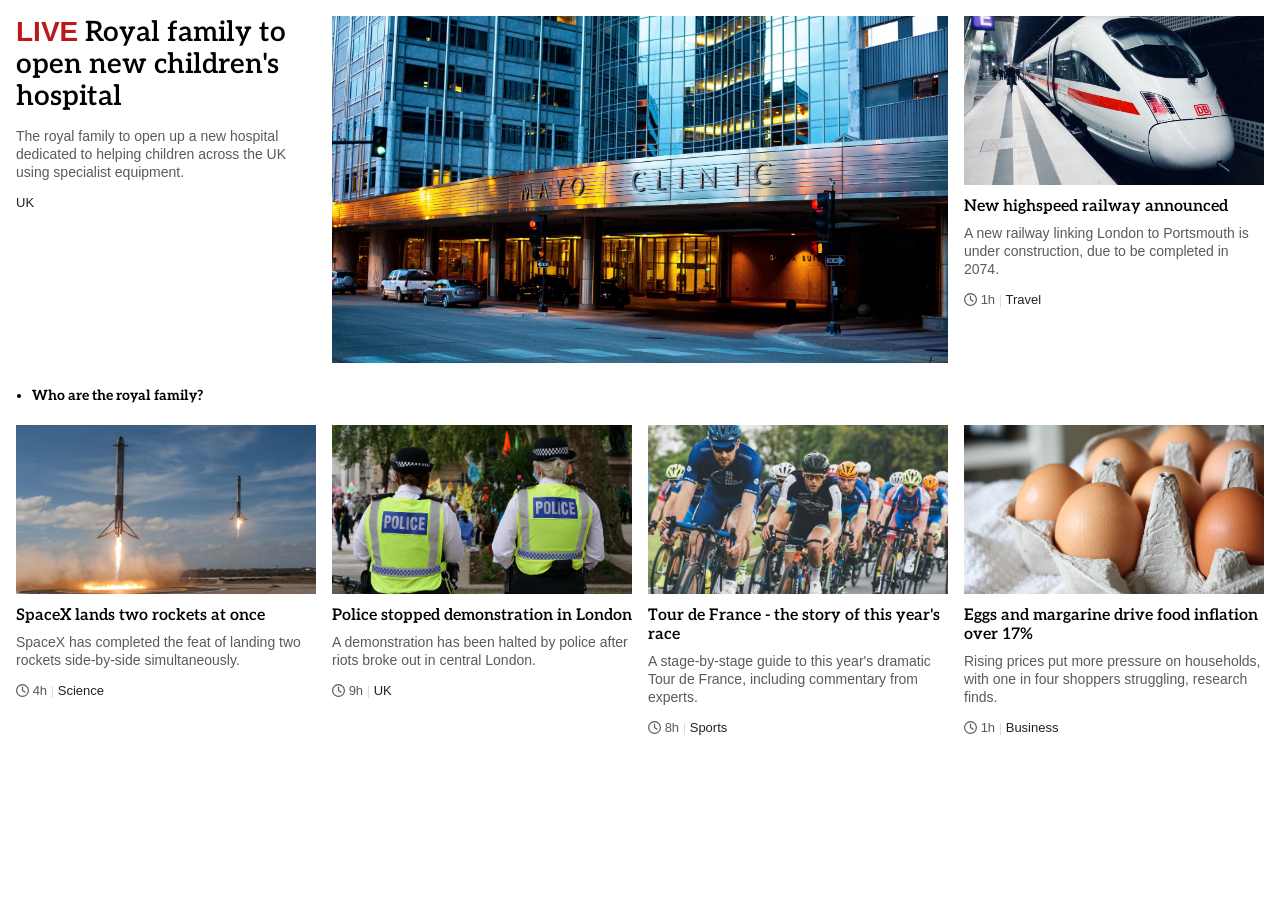
<file: project.html>
<!doctype html>
<html>
  <head>
    <title></title>
    <link rel="stylesheet" href="index.css" />
    <link rel="preconnect" href="https://fonts.googleapis.com" />
    <link rel="preconnect" href="https://fonts.gstatic.com" crossorigin />
    <link
      href="https://fonts.googleapis.com/css2?family=Aleo:wght@400;700&Open+Sans:wght@300;400;600;700&display=swap"
      rel="stylesheet"
    />
  </head>
  <body>
    <main class="grid">
      <article class="featured-article">
        <div class="featured-article-text">
          <h2>
            <span class="live"> LIVE</span>Royal family to open new children's
            hospital
          </h2>
          <p>
            The royal family to open up a new hospital dedicated to helping
            children across the UK using specialist equipment.
          </p>
          <div class="meta-info">
            <span class="category">UK</span>
          </div>
        </div>

        <div class="featured-article-img">
          <!-- Image Credit: https://unsplash.com/@solenfeyissa -->
          <img src="assets/hospital.jpg" alt="hospital entrance" />
        </div>
      </article>
      <article class="second-row">
        <ul>
          <li>Who are the royal family?</li>
        </ul>
      </article>

      <article class="regular-article">
        <!-- Image Credit: https://unsplash.com/@pixeldan -->
        <img src="assets/train.jpg" alt="train at station" />
        <h3>New highspeed railway announced</h3>
        <p>
          A new railway linking London to Portsmouth is under construction, due
          to be completed in 2074.
        </p>
        <div class="meta-info">
          <img class="icon" src="assets/clock-regular.svg" />
          <span class="time">1h </span>
          <span class="divider">|</span>
          <span class="category"> Travel </span>
        </div>
      </article>

      <article class="regular-article">
        <!-- Image Credit: https://unsplash.com/@spacex -->
        <img src="assets/rockets.jpg" alt="two rockets landing" />
        <h3>SpaceX lands two rockets at once</h3>
        <p>
          SpaceX has completed the feat of landing two rockets side-by-side
          simultaneously.
        </p>
        <div class="meta-info">
          <img class="icon" src="assets/clock-regular.svg" />
          <span class="time">4h </span>
          <span class="divider">|</span>
          <span class="category"> Science </span>
        </div>
      </article>

      <article class="regular-article">
        <!-- Image Credit: https://unsplash.com/@ethanrwilkinson  -->
        <img src="assets/police.jpg" alt="police" />
        <h3>Police stopped demonstration in London</h3>
        <p>
          A demonstration has been halted by police after riots broke out in
          central London.
        </p>
        <div class="meta-info">
          <img class="icon" src="assets/clock-regular.svg" />
          <span class="time">9h </span>
          <span class="divider">|</span>
          <span class="category"> UK </span>
        </div>
      </article>

      <article class="regular-article">
        <!-- Image Credit: https://unsplash.com/@markusspiske -->
        <img src="assets/cyclists.jpg" alt="sports cyclists on a road" />
        <h3>Tour de France - the story of this year's race</h3>
        <p>
          A stage-by-stage guide to this year's dramatic Tour de France,
          including commentary from experts.
        </p>
        <div class="meta-info">
          <img class="icon" src="assets/clock-regular.svg" />
          <span class="time">8h </span>
          <span class="divider">|</span>
          <span class="category"> Sports </span>
        </div>
      </article>

      <article class="regular-article">
        <img src="assets/eggs.jpg" alt="eggs in a box" />
        <!-- Image Credit: https://unsplash.com/@morganeper -->
        <h3>Eggs and margarine drive food inflation over 17%</h3>
        <p>
          Rising prices put more pressure on households, with one in four
          shoppers struggling, research finds.
        </p>
        <div class="meta-info">
          <img class="icon" src="assets/clock-regular.svg" />
          <span class="time">1h </span>
          <span class="divider">|</span>
          <span class="category"> Business </span>
        </div>
      </article>
    </main>
  </body>
</html>
</file>
<file: index.css>
* {
  font-family: "Open Sans", sans-serif;
}

body {
  margin: 0;
  padding: 1em;
}

h2,
h3,
li {
  font-family: "Aleo", serif;
  font-weight: 700;
}

h2 {
  font-size: 28px;
  line-height: 32px;
  font-weight: 600;
  margin-top: 0;
  margin-bottom: 0.5em;
}

h3 {
  font-size: 16px;
  font-weight: 600;
  margin-top: 0.5em;
  margin-bottom: 0.5em;
}

p {
  font-size: 14px;
  line-height: 18px;
  font-weight: 400;
  margin-top: 0;
  color: #5a5a5a;
}

ul {
  padding: 0.3em 1em;
  margin: 0;
}

li {
  font-weight: bold;
  font-size: 14px;
}

img {
  width: 100%;
}

.meta-info {
  font-size: 13px;
}

.divider {
  color: #dbdbdb;
}

.time {
  color: #5a5a5a;
}

.category {
  color: #222;
}

.live {
  color: #bb1919;
  font-weight: 700;
  margin-right: 0.25em;
}

.icon {
  height: 13px;
  width: 13px;
  display: inline-block;
  margin-bottom: -2px;
  filter: invert(32%) sepia(8%) saturate(0%) hue-rotate(174deg) brightness(93%)
    contrast(74%);
}

/* 
Need help? Visit this page: https://scrimba.com/links/bbc-news-solo-project-hints 

WRITE YOUR CODE BELOW 👇
*/

.grid {
  display: grid;
  grid-template-columns: repeat(12, 1fr);
  gap: 16px;
}

.featured-article-text {
  grid-column: 1 / -1;
}
.featured-article-img {
  grid-column: 1 / -1;
}

.featured-article {
  grid-column: 1 / -1;
  display: grid;
  grid-template-columns: repeat(12, 1fr);
  gap: 16px;
}

.second-row {
  grid-column: 1 / 12;
}

.grid .regular-article {
  grid-column: span 12;
}

@media (min-width: 575px) {
  .grid {
    grid-template-columns: repeat(12, 1fr);
  }

  .featured-article-text {
    grid-column: 1 / 6;
  }
  .featured-article-img {
    grid-column: 6 / -1;
  }

  .grid .regular-article {
    grid-column: span 6;
  }
}

@media (min-width: 768px) {
  .featured-article {
    grid-column: 1 / 10;

    grid-template-columns: repeat(12, 1fr);
  }

  .featured-article-text {
    grid-column: 1 / 5;
  }

  .featured-article-img {
    grid-column: 5 / -1;
  }

  .grid .regular-article:nth-child(3) {
    grid-column: 10 / -1;
    grid-row: 1 / 2;
  }

  .second-row {
    grid-column: 1 / -1;
  }

  .grid .regular-article {
    grid-column: span 3;
  }
}
</file>
